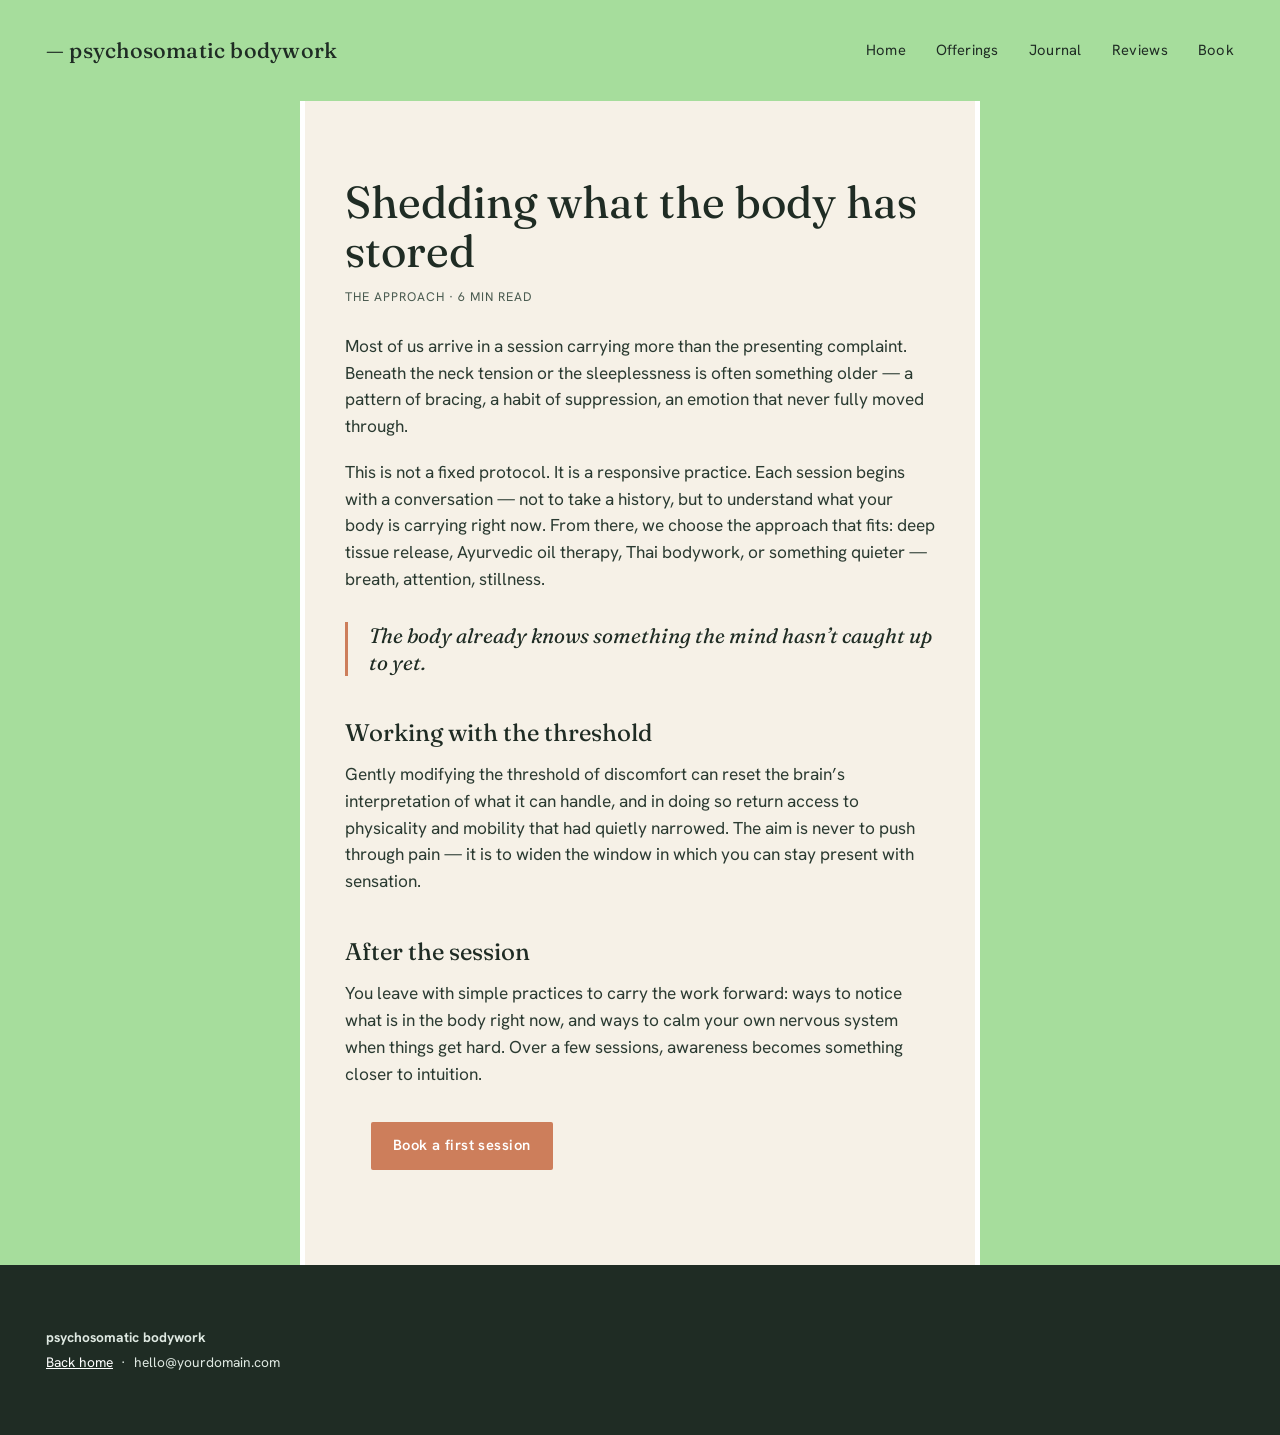
<file: article.html>
<!DOCTYPE html>
<html lang="en">
<head>
<meta charset="utf-8">
<meta name="viewport" content="width=device-width, initial-scale=1">
<title>Shedding what the body has stored — Journal</title>
<link rel="preconnect" href="https://fonts.googleapis.com">
<link rel="preconnect" href="https://fonts.gstatic.com" crossorigin>
<link href="https://fonts.googleapis.com/css2?family=Fraunces:ital,opsz,wght@0,9..144,300..600;1,9..144,300..500&family=Hanken+Grotesk:wght@400;500;600&display=swap" rel="stylesheet">
<link rel="stylesheet" href="assets/grid.css">
</head>
<body>

<header class="site-head">
  <div class="brand">— psychosomatic bodywork</div>
  <nav class="nav">
    <a href="index.html">Home</a>
    <a href="offerings.html">Offerings</a>
    <a href="article.html">Journal</a>
    <a href="reviews.html">Reviews</a>
    <a href="booking.html">Book</a>
  </nav>
</header>

<!-- The reading layout: comfortable text column, framed by the same lines.
     Long articles live here; the square grid stays for cards & galleries. -->
<article class="reading">
  <h1>Shedding what the body has stored</h1>
  <div class="meta">The Approach · 6 min read</div>

  <p>Most of us arrive in a session carrying more than the presenting complaint. Beneath
    the neck tension or the sleeplessness is often something older — a pattern of bracing,
    a habit of suppression, an emotion that never fully moved through.</p>

  <p>This is not a fixed protocol. It is a responsive practice. Each session begins with a
    conversation — not to take a history, but to understand what your body is carrying right
    now. From there, we choose the approach that fits: deep tissue release, Ayurvedic oil
    therapy, Thai bodywork, or something quieter — breath, attention, stillness.</p>

  <blockquote>The body already knows something the mind hasn&rsquo;t caught up to yet.</blockquote>

  <h2>Working with the threshold</h2>
  <p>Gently modifying the threshold of discomfort can reset the brain&rsquo;s interpretation
    of what it can handle, and in doing so return access to physicality and mobility that had
    quietly narrowed. The aim is never to push through pain — it is to widen the window in
    which you can stay present with sensation.</p>

  <h2>After the session</h2>
  <p>You leave with simple practices to carry the work forward: ways to notice what is in the
    body right now, and ways to calm your own nervous system when things get hard. Over a few
    sessions, awareness becomes something closer to intuition.</p>

  <p style="margin-top:2em">
    <a class="btn" href="booking.html">Book a first session</a>
  </p>
</article>

<footer class="site-foot">
  <strong>psychosomatic bodywork</strong><br>
  <a href="index.html">Back home</a> &nbsp;·&nbsp; hello@yourdomain.com
</footer>

</body>
</html>
</file>
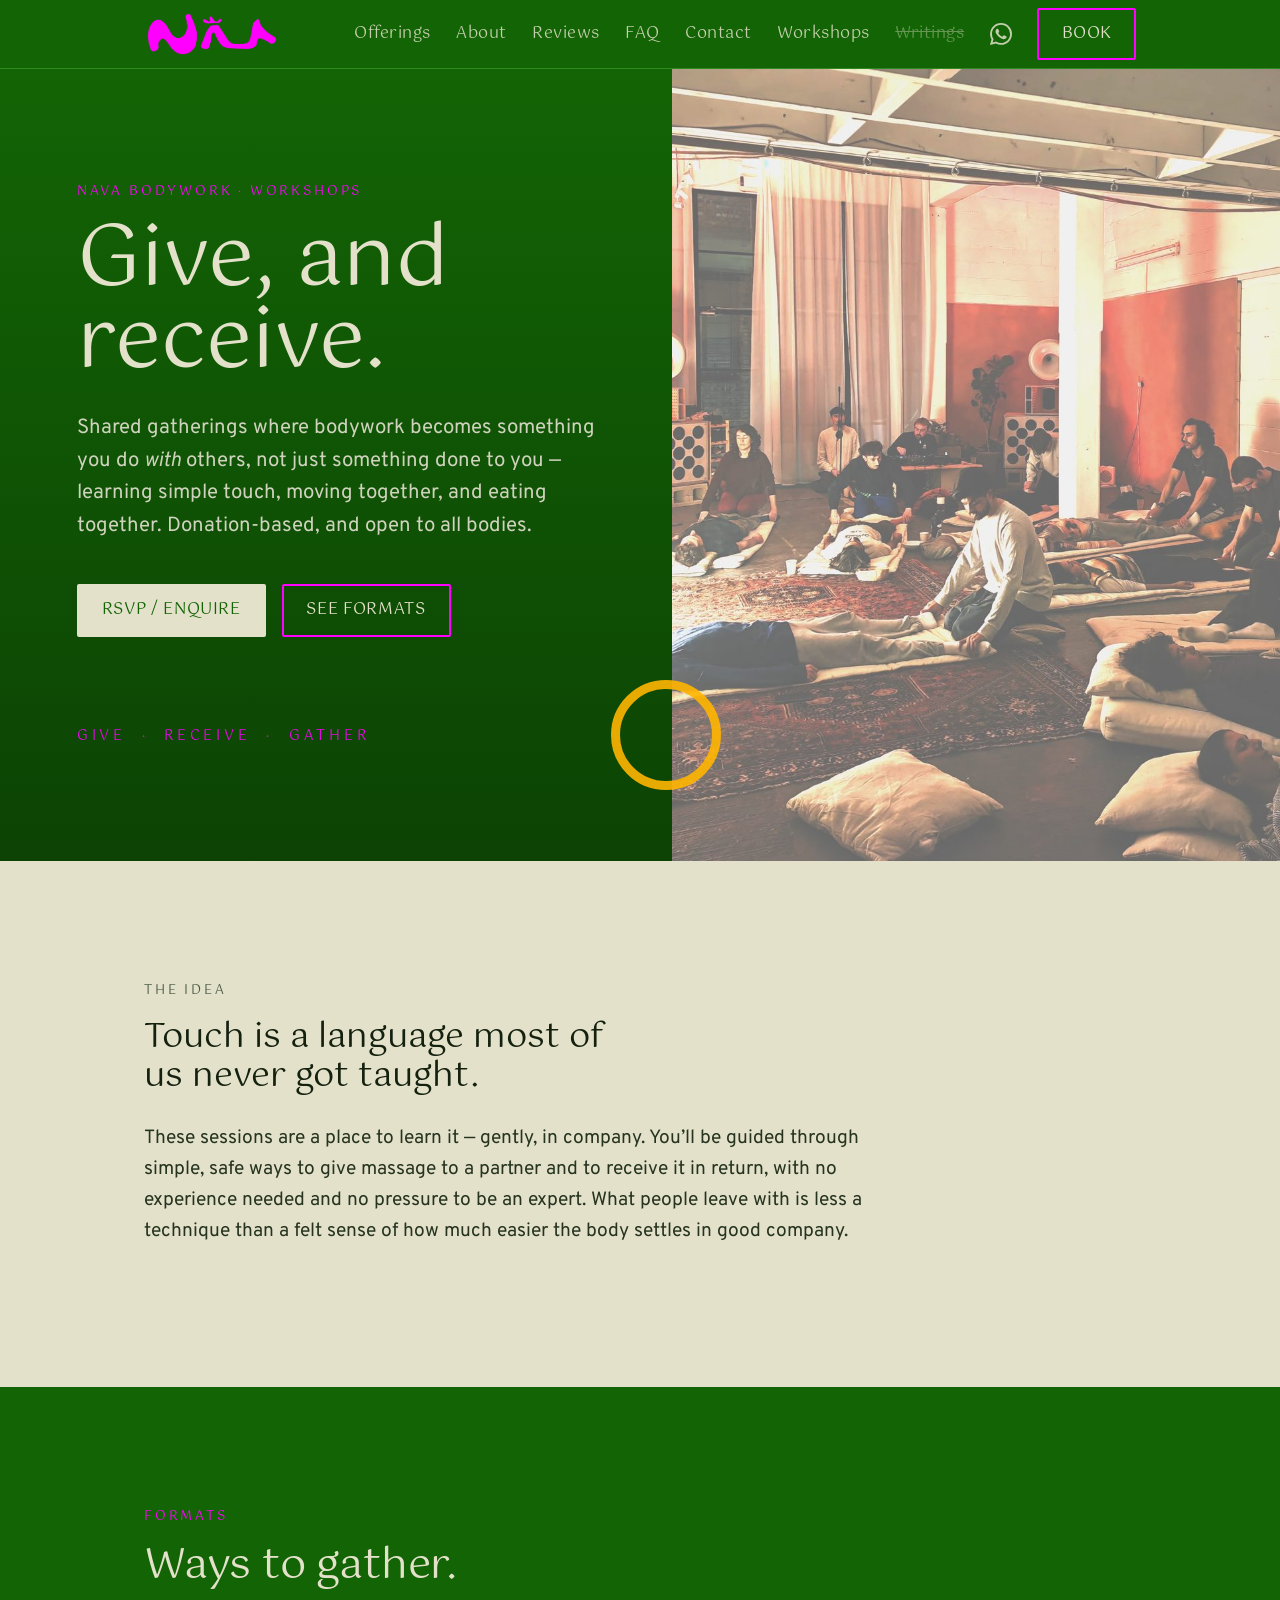
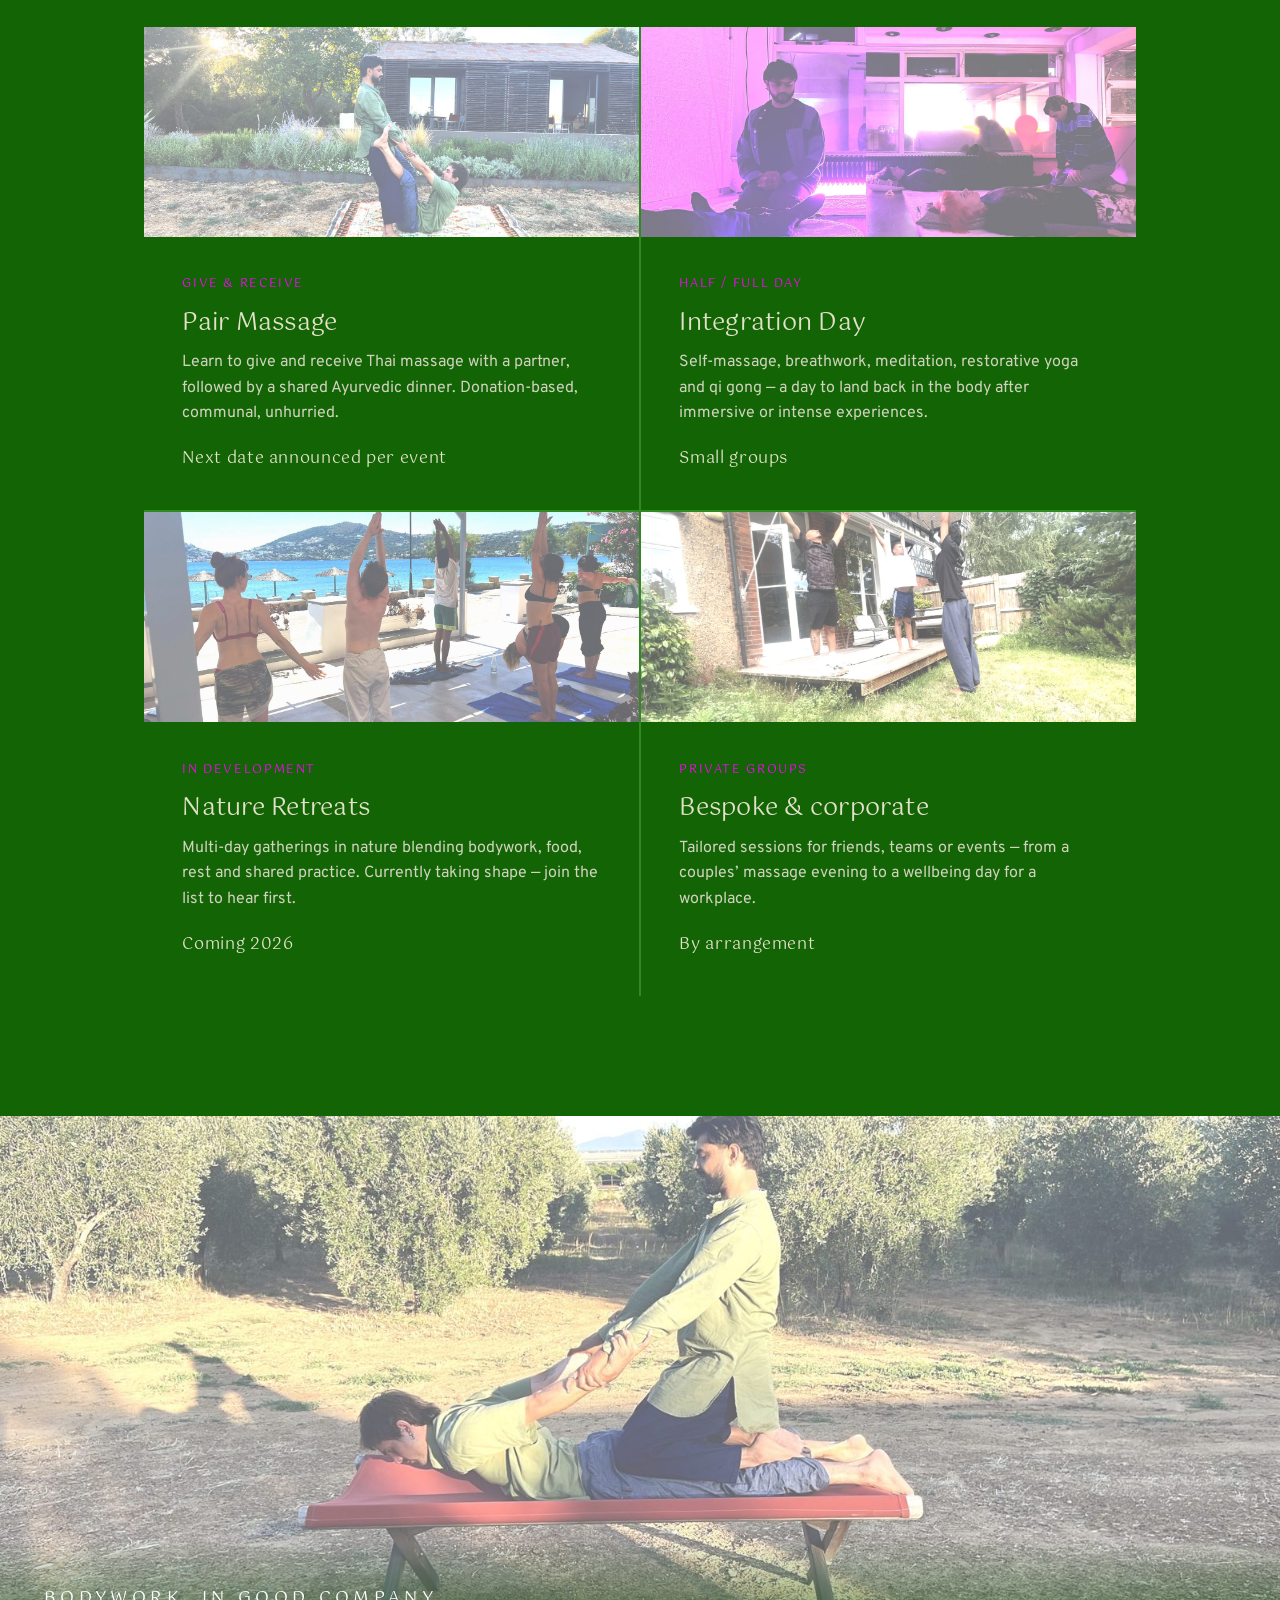
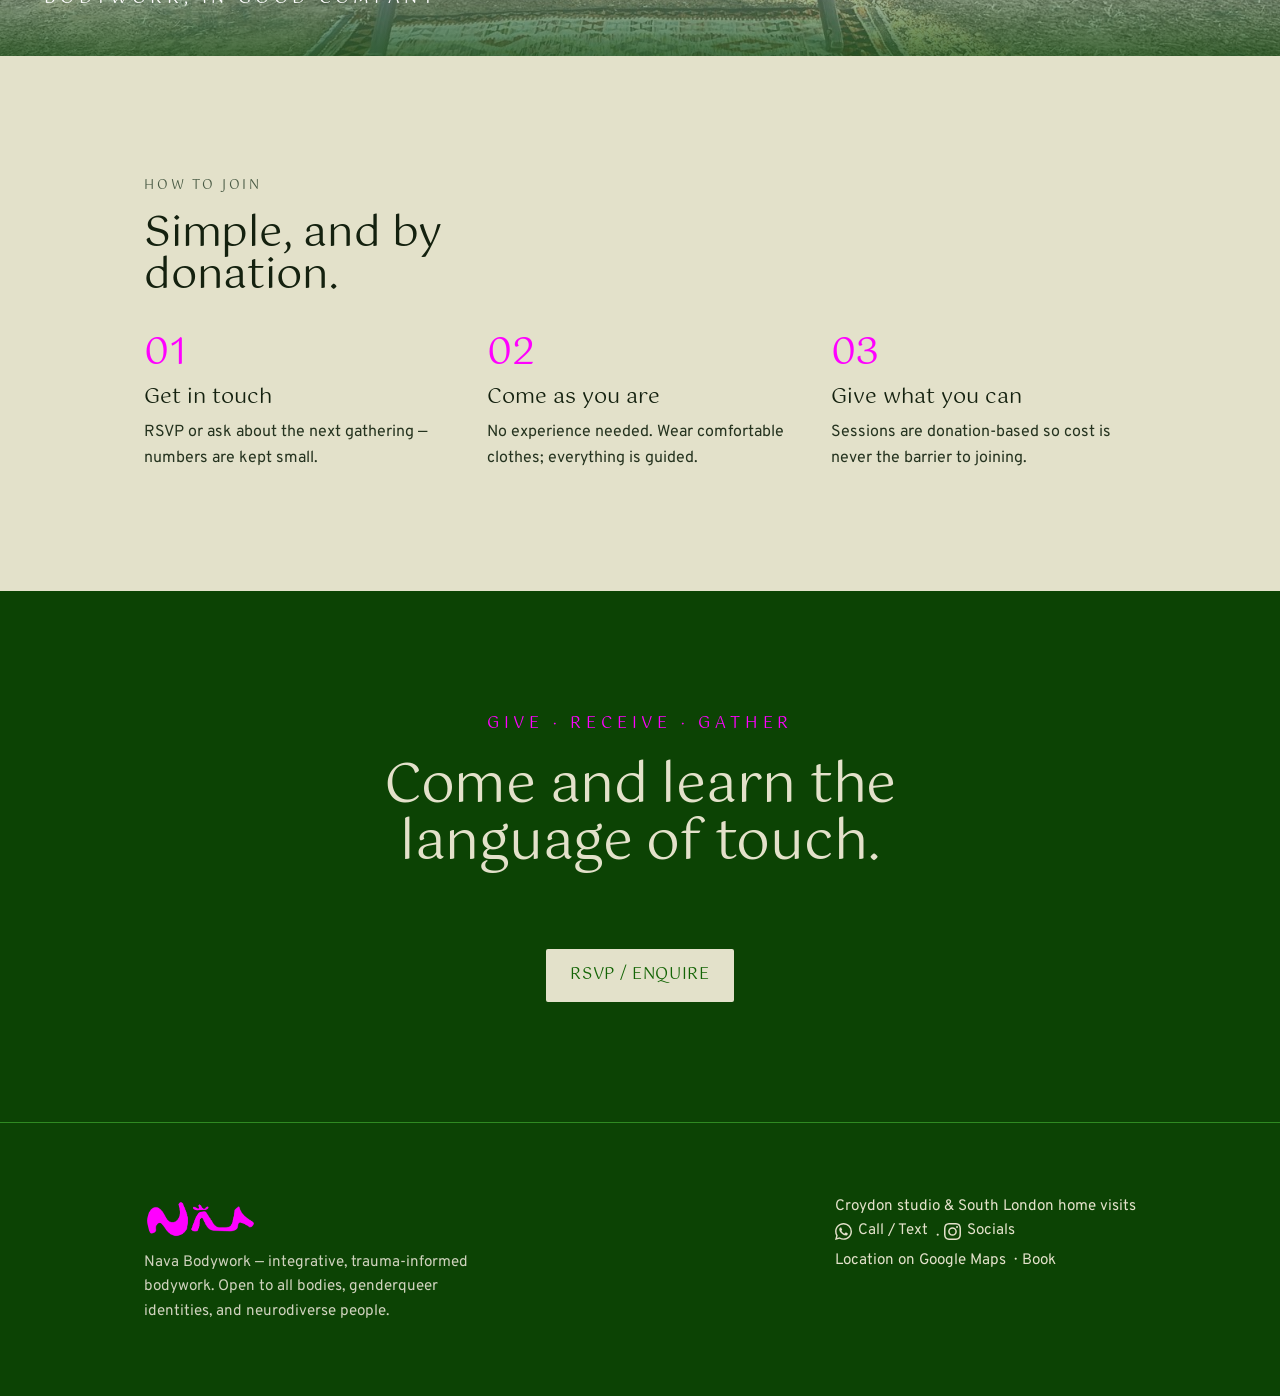
<file: workshops.html>
<!DOCTYPE html>
<html lang="en">
<head>
<meta charset="utf-8">
<meta name="viewport" content="width=device-width, initial-scale=1">
<title>Workshops — Nava Bodywork</title>
<meta name="description" content="Shared, donation-based bodywork gatherings with Nava Bodywork — give and receive Thai massage, integration days, and nature retreats.">
<link rel="preconnect" href="https://fonts.googleapis.com">
<link rel="preconnect" href="https://fonts.gstatic.com" crossorigin>
<link href="https://fonts.googleapis.com/css2?family=Gotu&family=Overpass:wght@400;500;600;700&display=swap" rel="stylesheet">
<link rel="stylesheet" href="assets/site.css">
</head>
<body>

<header class="site-head">
  <div class="wrap">
    <a href="index.html" class="brand"><img src="assets/img/nava-logo.png" alt="Nava Bodywork"></a>
    <nav class="nav">
      <a class="nav-link" href="index.html#offerings">Offerings</a>
      <a class="nav-link" href="index.html#about">About</a>
      <a class="nav-link" href="index.html#reviews">Reviews</a>
      <a class="nav-link" href="index.html#faq">FAQ</a>
      <a class="nav-link" href="index.html#contact">Contact</a>
      <a href="workshops.html">Workshops</a>
      <span class="nav-off" aria-disabled="true">Writings</span>
      <a class="wa" href="https://wa.me/447964112467" target="_blank" rel="noopener" aria-label="Message on WhatsApp"><svg viewBox="0 0 24 24" xmlns="http://www.w3.org/2000/svg" aria-hidden="true"><path d="M17.472 14.382c-.297-.149-1.758-.867-2.03-.967-.273-.099-.471-.148-.67.15-.197.297-.767.966-.94 1.164-.173.199-.347.223-.644.075-.297-.15-1.255-.463-2.39-1.475-.883-.788-1.48-1.761-1.653-2.059-.173-.297-.018-.458.13-.606.134-.133.298-.347.446-.52.149-.174.198-.298.298-.497.099-.198.05-.371-.025-.52-.075-.149-.669-1.612-.916-2.207-.242-.579-.487-.5-.669-.51-.173-.008-.371-.01-.57-.01-.198 0-.52.074-.792.372-.272.297-1.04 1.016-1.04 2.479 0 1.462 1.065 2.875 1.213 3.074.149.198 2.096 3.2 5.077 4.487.709.306 1.262.489 1.694.625.712.227 1.36.195 1.871.118.571-.085 1.758-.719 2.006-1.413.248-.694.248-1.289.173-1.413-.074-.124-.272-.198-.57-.347m-5.421 7.403h-.004a9.87 9.87 0 01-5.031-1.378l-.361-.214-3.741.982.998-3.648-.235-.374a9.86 9.86 0 01-1.51-5.26c.001-5.45 4.436-9.884 9.888-9.884 2.64 0 5.122 1.03 6.988 2.898a9.825 9.825 0 012.893 6.994c-.003 5.45-4.437 9.885-9.885 9.885M20.52 3.449C18.24 1.245 15.24 0 12.045 0 5.463 0 .104 5.334.101 11.892c0 2.096.549 4.14 1.595 5.945L0 24l6.335-1.652a12.062 12.062 0 005.71 1.447h.006c6.585 0 11.946-5.335 11.949-11.893a11.821 11.821 0 00-3.495-8.411z"/></svg></a>
      <a class="btn book" href="https://www.fresha.com/en-GB/p/samar-khan-6476476?share=true&amp;pId=3017399" target="_blank" rel="noopener">Book</a>
    </nav>
  </div>
</header>

<main id="top">

  <!-- HERO -->
  <section class="hero">
    <div class="hero-grid">
      <div class="hero-copy">
        <div class="eyebrow">Nava Bodywork · Workshops</div>
        <h1>Give, and receive.</h1>
        <p class="sub">Shared gatherings where bodywork becomes something you do <em>with</em> others,
          not just something done to you — learning simple touch, moving together, and eating together.
          Donation-based, and open to all bodies.</p>
        <div class="cta-row">
          <a class="btn btn--solid" href="https://wa.me/447964112467?text=Hi%20Samar%2C%20I%27d%20like%20to%20RSVP%20for%20a%20workshop" target="_blank" rel="noopener">RSVP / enquire</a>
          <a class="btn" href="#formats">See formats</a>
        </div>
        <div class="words">give &nbsp;·&nbsp; receive &nbsp;·&nbsp; gather</div>
      </div>
      <div class="hero-photo">
        <img src="assets/img/ws-pair-group.jpg" alt="A group giving and receiving Thai massage together">
      </div>
    </div>
    <span class="ring" aria-hidden="true"></span>
  </section>

  <!-- INTRO -->
  <section class="on-cream">
    <div class="wrap prose">
      <div class="eyebrow">The idea</div>
      <p class="lead">Touch is a language most of us never got taught.</p>
      <p>These sessions are a place to learn it — gently, in company. You&rsquo;ll be guided through
        simple, safe ways to give massage to a partner and to receive it in return, with no
        experience needed and no pressure to be an expert. What people leave with is less a technique
        than a felt sense of how much easier the body settles in good company.</p>
    </div>
  </section>

  <!-- FORMATS -->
  <section id="formats">
    <div class="wrap">
      <div class="eyebrow">Formats</div>
      <h2 class="h-display" style="font-size:clamp(1.8rem,3.4vw,2.6rem);max-width:20ch">
        Ways to gather.</h2>
      <div class="offer-grid">
        <div class="offer offer--photo">
          <img class="offer__img" src="assets/img/thai-fold.jpg" alt="Partner Thai bodywork outdoors">
          <div class="offer__body">
            <div class="kind">Give &amp; receive</div>
            <h3>Pair Massage</h3>
            <p>Learn to give and receive Thai massage with a partner, followed by a shared Ayurvedic
              dinner. Donation-based, communal, unhurried.</p>
            <div class="price">Next date announced per event</div>
          </div>
        </div>
        <div class="offer offer--photo">
          <img class="offer__img" src="assets/img/ws-integration.jpg" alt="A group resting during an integration session">
          <div class="offer__body">
            <div class="kind">Half / full day</div>
            <h3>Integration Day</h3>
            <p>Self-massage, breathwork, meditation, restorative yoga and qi gong — a day to land back
              in the body after immersive or intense experiences.</p>
            <div class="price">Small groups</div>
          </div>
        </div>
        <div class="offer offer--photo">
          <img class="offer__img" src="assets/img/ws-retreat.jpg" alt="Group yoga by the sea on a retreat">
          <div class="offer__body">
            <div class="kind">In development</div>
            <h3>Nature Retreats</h3>
            <p>Multi-day gatherings in nature blending bodywork, food, rest and shared practice.
              Currently taking shape — join the list to hear first.</p>
            <div class="price">Coming 2026</div>
          </div>
        </div>
        <div class="offer offer--photo">
          <img class="offer__img" src="assets/img/ws-bespoke.jpg" alt="Movement practice outdoors in a garden">
          <div class="offer__body">
            <div class="kind">Private groups</div>
            <h3>Bespoke &amp; corporate</h3>
            <p>Tailored sessions for friends, teams or events — from a couples&rsquo; massage evening
              to a wellbeing day for a workplace.</p>
            <div class="price">By arrangement</div>
          </div>
        </div>
      </div>
    </div>
  </section>

  <!-- FEATURE IMAGE -->
  <section class="feature-img" style="padding:0">
    <img src="assets/img/thai-stretch.jpg" alt="Thai back stretch outdoors in an olive grove">
    <div class="feature-cap">bodywork, in good company</div>
  </section>

  <!-- HOW TO JOIN -->
  <section class="on-cream">
    <div class="wrap">
      <div class="eyebrow">How to join</div>
      <h2 class="h-display" style="font-size:clamp(1.8rem,3.4vw,2.6rem);max-width:16ch;color:var(--ink)">
        Simple, and by donation.</h2>
      <div class="steps" style="margin-top:2.2em">
        <div class="step">
          <div class="num" style="color:var(--magenta)"></div>
          <h3 style="color:var(--ink)">Get in touch</h3>
          <p style="color:#25331f">RSVP or ask about the next gathering — numbers are kept small.</p>
        </div>
        <div class="step">
          <div class="num" style="color:var(--magenta)"></div>
          <h3 style="color:var(--ink)">Come as you are</h3>
          <p style="color:#25331f">No experience needed. Wear comfortable clothes; everything is guided.</p>
        </div>
        <div class="step">
          <div class="num" style="color:var(--magenta)"></div>
          <h3 style="color:var(--ink)">Give what you can</h3>
          <p style="color:#25331f">Sessions are donation-based so cost is never the barrier to joining.</p>
        </div>
      </div>
    </div>
  </section>

  <!-- CLOSING -->
  <section class="on-deep closing">
    <div class="wrap">
      <div class="words">give · receive · gather</div>
      <h2 class="h-display">Come and learn the language of touch.</h2>
      <a class="btn btn--solid" href="https://wa.me/447964112467?text=Hi%20Samar%2C%20I%27d%20like%20to%20RSVP%20for%20a%20workshop" target="_blank" rel="noopener">RSVP / enquire</a>
    </div>
  </section>

</main>

<footer class="site-foot">
  <div class="wrap">
    <div>
      <div class="brand"><img src="assets/img/nava-logo.png" alt="Nava Bodywork"></div>
      <div class="incl">Nava Bodywork — integrative, trauma-informed bodywork.
        Open to all bodies, genderqueer identities, and neurodiverse people.</div>
    </div>
    <div>
      Croydon studio &amp; South London home visits<br>
      <a class="wa-foot" href="https://wa.me/447964112467" target="_blank" rel="noopener"><svg viewBox="0 0 24 24" xmlns="http://www.w3.org/2000/svg" aria-hidden="true"><path d="M17.472 14.382c-.297-.149-1.758-.867-2.03-.967-.273-.099-.471-.148-.67.15-.197.297-.767.966-.94 1.164-.173.199-.347.223-.644.075-.297-.15-1.255-.463-2.39-1.475-.883-.788-1.48-1.761-1.653-2.059-.173-.297-.018-.458.13-.606.134-.133.298-.347.446-.52.149-.174.198-.298.298-.497.099-.198.05-.371-.025-.52-.075-.149-.669-1.612-.916-2.207-.242-.579-.487-.5-.669-.51-.173-.008-.371-.01-.57-.01-.198 0-.52.074-.792.372-.272.297-1.04 1.016-1.04 2.479 0 1.462 1.065 2.875 1.213 3.074.149.198 2.096 3.2 5.077 4.487.709.306 1.262.489 1.694.625.712.227 1.36.195 1.871.118.571-.085 1.758-.719 2.006-1.413.248-.694.248-1.289.173-1.413-.074-.124-.272-.198-.57-.347m-5.421 7.403h-.004a9.87 9.87 0 01-5.031-1.378l-.361-.214-3.741.982.998-3.648-.235-.374a9.86 9.86 0 01-1.51-5.26c.001-5.45 4.436-9.884 9.888-9.884 2.64 0 5.122 1.03 6.988 2.898a9.825 9.825 0 012.893 6.994c-.003 5.45-4.437 9.885-9.885 9.885M20.52 3.449C18.24 1.245 15.24 0 12.045 0 5.463 0 .104 5.334.101 11.892c0 2.096.549 4.14 1.595 5.945L0 24l6.335-1.652a12.062 12.062 0 005.71 1.447h.006c6.585 0 11.946-5.335 11.949-11.893a11.821 11.821 0 00-3.495-8.411z"/></svg>Call / Text</a> &nbsp;·&nbsp;
      <a class="wa-foot" href="https://www.instagram.com/nava.body" target="_blank" rel="noopener"><svg viewBox="0 0 24 24" xmlns="http://www.w3.org/2000/svg" aria-hidden="true"><path d="M12 2.163c3.204 0 3.584.012 4.85.07 3.252.148 4.771 1.691 4.919 4.919.058 1.265.069 1.645.069 4.849 0 3.205-.012 3.584-.069 4.849-.149 3.225-1.664 4.771-4.919 4.919-1.266.058-1.644.07-4.85.07-3.204 0-3.584-.012-4.849-.07-3.26-.149-4.771-1.699-4.919-4.92-.058-1.265-.07-1.644-.07-4.849 0-3.204.013-3.583.07-4.849.149-3.227 1.664-4.771 4.919-4.919 1.266-.057 1.645-.069 4.849-.069zM12 0C8.741 0 8.333.014 7.053.072 2.695.272.273 2.69.073 7.052.014 8.333 0 8.741 0 12c0 3.259.014 3.668.072 4.948.2 4.358 2.618 6.78 6.98 6.98C8.333 23.986 8.741 24 12 24c3.259 0 3.668-.014 4.948-.072 4.354-.2 6.782-2.618 6.979-6.98.059-1.28.073-1.689.073-4.948 0-3.259-.014-3.667-.072-4.947-.196-4.354-2.617-6.78-6.979-6.98C15.668.014 15.259 0 12 0zm0 5.838a6.162 6.162 0 100 12.324 6.162 6.162 0 000-12.324zM12 16a4 4 0 110-8 4 4 0 010 8zm6.406-11.845a1.44 1.44 0 100 2.881 1.44 1.44 0 000-2.881z"/></svg>Socials</a><br>
      <a href="https://maps.app.goo.gl/F4jad8QGrZNht3kh9" target="_blank" rel="noopener">Location on Google Maps</a> &nbsp;·&nbsp;
      <a href="https://www.fresha.com/en-GB/p/samar-khan-6476476?share=true&amp;pId=3017399" target="_blank" rel="noopener">Book</a>
    </div>
  </div>
</footer>

</body>
</html>
</file>
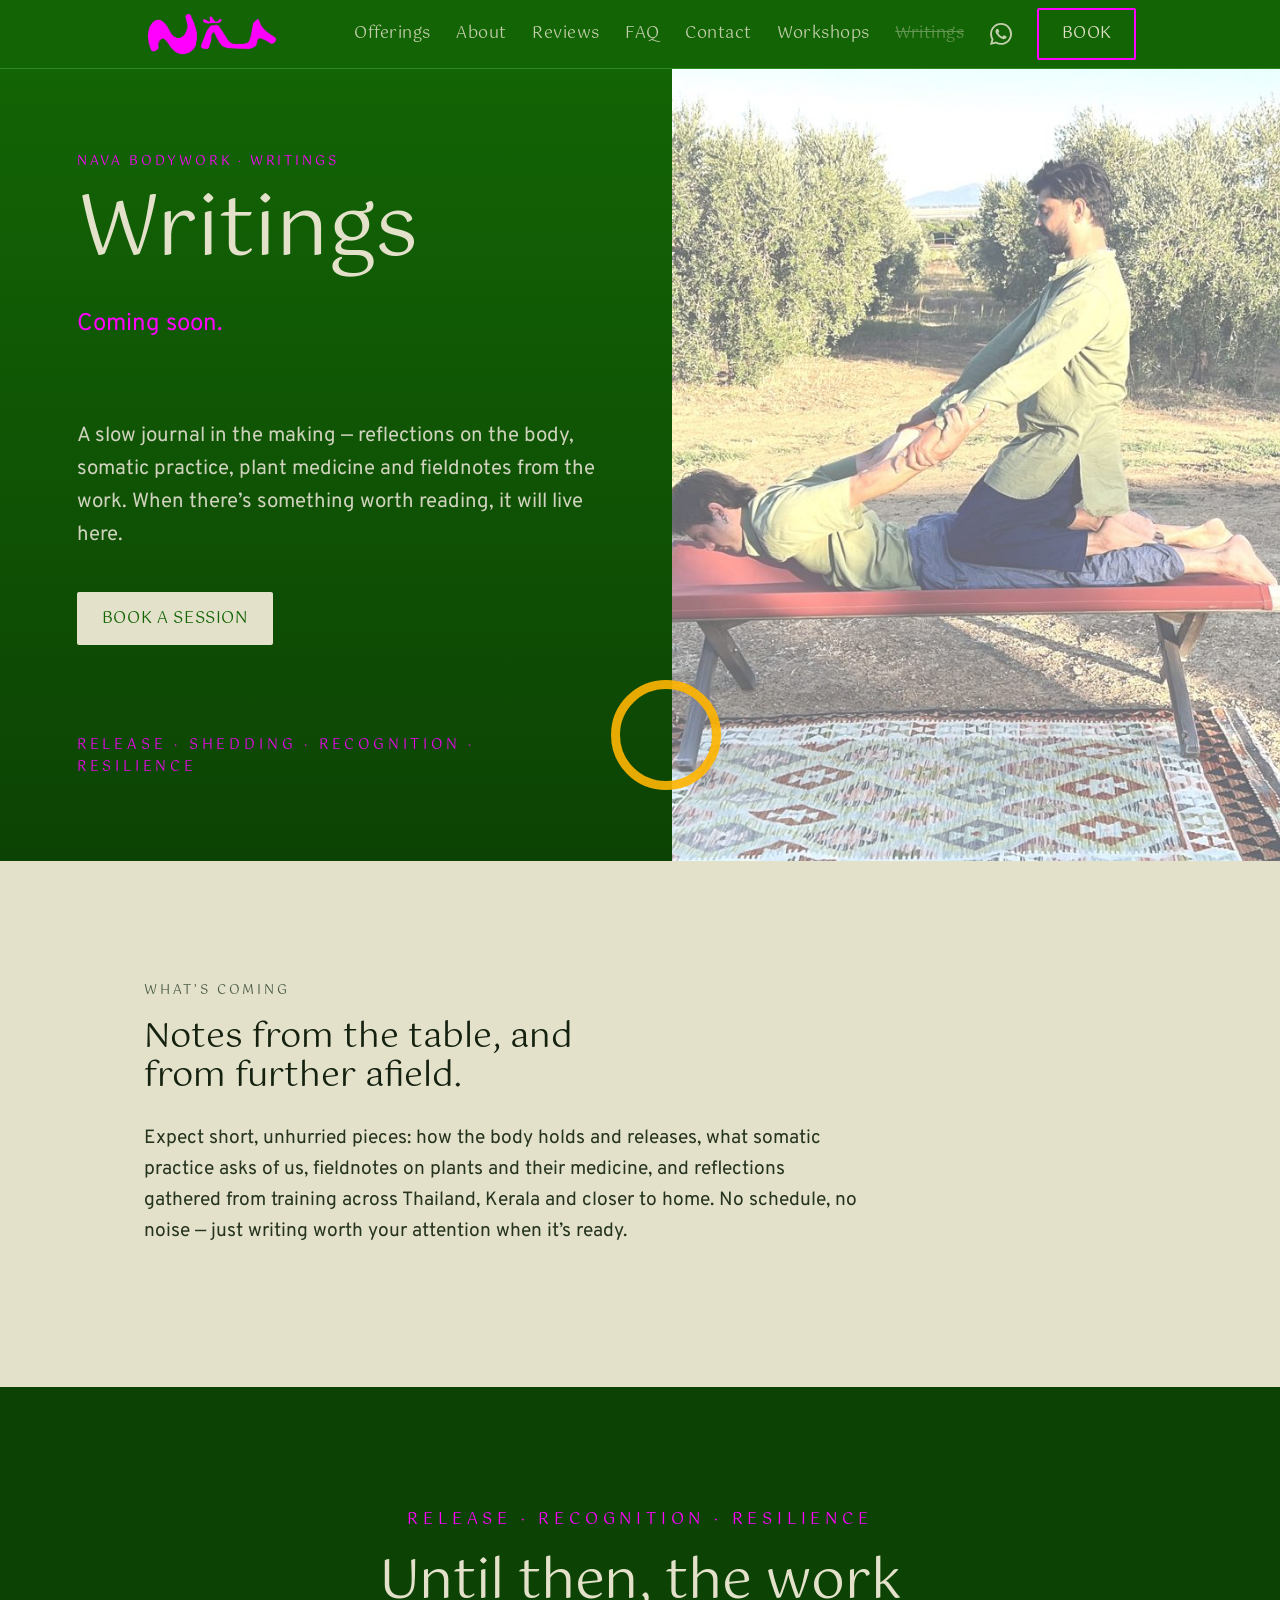
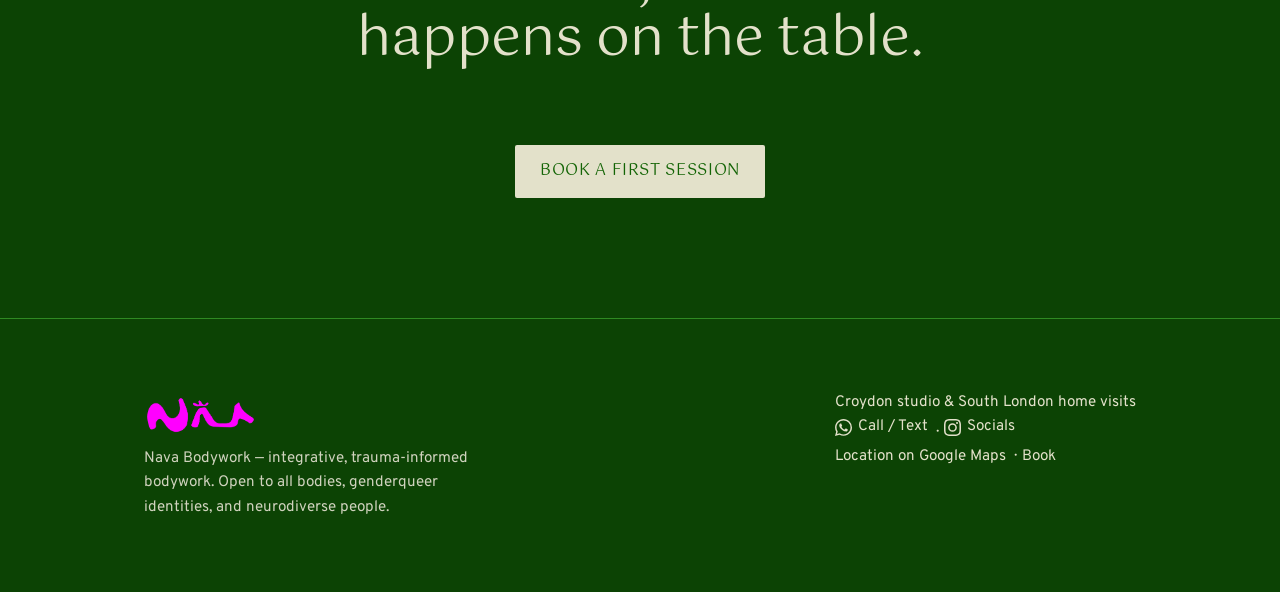
<file: writings.html>
<!DOCTYPE html>
<html lang="en">
<head>
<meta charset="utf-8">
<meta name="viewport" content="width=device-width, initial-scale=1">
<title>Writings — Nava Bodywork</title>
<meta name="description" content="Writings from Nava Bodywork — reflections on the body, somatic practice and plant medicine. Coming soon.">
<link rel="preconnect" href="https://fonts.googleapis.com">
<link rel="preconnect" href="https://fonts.gstatic.com" crossorigin>
<link href="https://fonts.googleapis.com/css2?family=Gotu&family=Overpass:wght@400;500;600;700&display=swap" rel="stylesheet">
<link rel="stylesheet" href="assets/site.css">
</head>
<body>

<header class="site-head">
  <div class="wrap">
    <a href="index.html" class="brand"><img src="assets/img/nava-logo.png" alt="Nava Bodywork"></a>
    <nav class="nav">
      <a class="nav-link" href="index.html#offerings">Offerings</a>
      <a class="nav-link" href="index.html#about">About</a>
      <a class="nav-link" href="index.html#reviews">Reviews</a>
      <a class="nav-link" href="index.html#faq">FAQ</a>
      <a class="nav-link" href="index.html#contact">Contact</a>
      <a href="workshops.html">Workshops</a>
      <span class="nav-off" aria-disabled="true">Writings</span>
      <a class="wa" href="https://wa.me/447964112467" target="_blank" rel="noopener" aria-label="Message on WhatsApp"><svg viewBox="0 0 24 24" xmlns="http://www.w3.org/2000/svg" aria-hidden="true"><path d="M17.472 14.382c-.297-.149-1.758-.867-2.03-.967-.273-.099-.471-.148-.67.15-.197.297-.767.966-.94 1.164-.173.199-.347.223-.644.075-.297-.15-1.255-.463-2.39-1.475-.883-.788-1.48-1.761-1.653-2.059-.173-.297-.018-.458.13-.606.134-.133.298-.347.446-.52.149-.174.198-.298.298-.497.099-.198.05-.371-.025-.52-.075-.149-.669-1.612-.916-2.207-.242-.579-.487-.5-.669-.51-.173-.008-.371-.01-.57-.01-.198 0-.52.074-.792.372-.272.297-1.04 1.016-1.04 2.479 0 1.462 1.065 2.875 1.213 3.074.149.198 2.096 3.2 5.077 4.487.709.306 1.262.489 1.694.625.712.227 1.36.195 1.871.118.571-.085 1.758-.719 2.006-1.413.248-.694.248-1.289.173-1.413-.074-.124-.272-.198-.57-.347m-5.421 7.403h-.004a9.87 9.87 0 01-5.031-1.378l-.361-.214-3.741.982.998-3.648-.235-.374a9.86 9.86 0 01-1.51-5.26c.001-5.45 4.436-9.884 9.888-9.884 2.64 0 5.122 1.03 6.988 2.898a9.825 9.825 0 012.893 6.994c-.003 5.45-4.437 9.885-9.885 9.885M20.52 3.449C18.24 1.245 15.24 0 12.045 0 5.463 0 .104 5.334.101 11.892c0 2.096.549 4.14 1.595 5.945L0 24l6.335-1.652a12.062 12.062 0 005.71 1.447h.006c6.585 0 11.946-5.335 11.949-11.893a11.821 11.821 0 00-3.495-8.411z"/></svg></a>
      <a class="btn book" href="https://www.fresha.com/en-GB/p/samar-khan-6476476?share=true&amp;pId=3017399" target="_blank" rel="noopener">Book</a>
    </nav>
  </div>
</header>

<main id="top">
  <!-- HERO (same split format as the home page) -->
  <section class="hero">
    <div class="hero-grid">
      <div class="hero-copy">
        <div class="eyebrow">Nava Bodywork · Writings</div>
        <h1>Writings</h1>
        <p class="sub" style="font-size:clamp(1.15rem,2vw,1.5rem);color:var(--magenta)">Coming soon.</p>
        <p class="sub">A slow journal in the making — reflections on the body, somatic practice,
          plant medicine and fieldnotes from the work. When there&rsquo;s something worth reading,
          it will live here.</p>
        <div class="cta-row">
          <a class="btn btn--solid" href="https://www.fresha.com/en-GB/p/samar-khan-6476476?share=true&amp;pId=3017399" target="_blank" rel="noopener">Book a session</a>
        </div>
        <div class="words">release · shedding · recognition · resilience</div>
      </div>
      <div class="hero-photo">
        <img src="assets/img/thai-stretch.jpg" alt="Bodywork outdoors in an olive grove">
      </div>
    </div>
    <span class="ring" aria-hidden="true"></span>
  </section>

  <!-- WHAT'S COMING (cream prose, home style) -->
  <section class="on-cream">
    <div class="wrap prose">
      <div class="eyebrow">What&rsquo;s coming</div>
      <p class="lead">Notes from the table, and from further afield.</p>
      <p>Expect short, unhurried pieces: how the body holds and releases, what somatic practice
        asks of us, fieldnotes on plants and their medicine, and reflections gathered from training
        across Thailand, Kerala and closer to home. No schedule, no noise — just writing worth your
        attention when it&rsquo;s ready.</p>
    </div>
  </section>

  <!-- CLOSING (home style) -->
  <section class="on-deep closing">
    <div class="wrap">
      <div class="words">release · recognition · resilience</div>
      <h2 class="h-display">Until then, the work happens on the table.</h2>
      <a class="btn btn--solid" href="https://www.fresha.com/en-GB/p/samar-khan-6476476?share=true&amp;pId=3017399" target="_blank" rel="noopener">Book a first session</a>
    </div>
  </section>
</main>

<footer class="site-foot">
  <div class="wrap">
    <div>
      <div class="brand"><img src="assets/img/nava-logo.png" alt="Nava Bodywork"></div>
      <div class="incl">Nava Bodywork — integrative, trauma-informed bodywork.
        Open to all bodies, genderqueer identities, and neurodiverse people.</div>
    </div>
    <div>
      Croydon studio &amp; South London home visits<br>
      <a class="wa-foot" href="https://wa.me/447964112467" target="_blank" rel="noopener"><svg viewBox="0 0 24 24" xmlns="http://www.w3.org/2000/svg" aria-hidden="true"><path d="M17.472 14.382c-.297-.149-1.758-.867-2.03-.967-.273-.099-.471-.148-.67.15-.197.297-.767.966-.94 1.164-.173.199-.347.223-.644.075-.297-.15-1.255-.463-2.39-1.475-.883-.788-1.48-1.761-1.653-2.059-.173-.297-.018-.458.13-.606.134-.133.298-.347.446-.52.149-.174.198-.298.298-.497.099-.198.05-.371-.025-.52-.075-.149-.669-1.612-.916-2.207-.242-.579-.487-.5-.669-.51-.173-.008-.371-.01-.57-.01-.198 0-.52.074-.792.372-.272.297-1.04 1.016-1.04 2.479 0 1.462 1.065 2.875 1.213 3.074.149.198 2.096 3.2 5.077 4.487.709.306 1.262.489 1.694.625.712.227 1.36.195 1.871.118.571-.085 1.758-.719 2.006-1.413.248-.694.248-1.289.173-1.413-.074-.124-.272-.198-.57-.347m-5.421 7.403h-.004a9.87 9.87 0 01-5.031-1.378l-.361-.214-3.741.982.998-3.648-.235-.374a9.86 9.86 0 01-1.51-5.26c.001-5.45 4.436-9.884 9.888-9.884 2.64 0 5.122 1.03 6.988 2.898a9.825 9.825 0 012.893 6.994c-.003 5.45-4.437 9.885-9.885 9.885M20.52 3.449C18.24 1.245 15.24 0 12.045 0 5.463 0 .104 5.334.101 11.892c0 2.096.549 4.14 1.595 5.945L0 24l6.335-1.652a12.062 12.062 0 005.71 1.447h.006c6.585 0 11.946-5.335 11.949-11.893a11.821 11.821 0 00-3.495-8.411z"/></svg>Call / Text</a> &nbsp;·&nbsp;
      <a class="wa-foot" href="https://www.instagram.com/nava.body" target="_blank" rel="noopener"><svg viewBox="0 0 24 24" xmlns="http://www.w3.org/2000/svg" aria-hidden="true"><path d="M12 2.163c3.204 0 3.584.012 4.85.07 3.252.148 4.771 1.691 4.919 4.919.058 1.265.069 1.645.069 4.849 0 3.205-.012 3.584-.069 4.849-.149 3.225-1.664 4.771-4.919 4.919-1.266.058-1.644.07-4.85.07-3.204 0-3.584-.012-4.849-.07-3.26-.149-4.771-1.699-4.919-4.92-.058-1.265-.07-1.644-.07-4.849 0-3.204.013-3.583.07-4.849.149-3.227 1.664-4.771 4.919-4.919 1.266-.057 1.645-.069 4.849-.069zM12 0C8.741 0 8.333.014 7.053.072 2.695.272.273 2.69.073 7.052.014 8.333 0 8.741 0 12c0 3.259.014 3.668.072 4.948.2 4.358 2.618 6.78 6.98 6.98C8.333 23.986 8.741 24 12 24c3.259 0 3.668-.014 4.948-.072 4.354-.2 6.782-2.618 6.979-6.98.059-1.28.073-1.689.073-4.948 0-3.259-.014-3.667-.072-4.947-.196-4.354-2.617-6.78-6.979-6.98C15.668.014 15.259 0 12 0zm0 5.838a6.162 6.162 0 100 12.324 6.162 6.162 0 000-12.324zM12 16a4 4 0 110-8 4 4 0 010 8zm6.406-11.845a1.44 1.44 0 100 2.881 1.44 1.44 0 000-2.881z"/></svg>Socials</a><br>
      <a href="https://maps.app.goo.gl/F4jad8QGrZNht3kh9" target="_blank" rel="noopener">Location on Google Maps</a> &nbsp;·&nbsp;
      <a href="https://www.fresha.com/en-GB/p/samar-khan-6476476?share=true&amp;pId=3017399" target="_blank" rel="noopener">Book</a>
    </div>
  </div>
</footer>

</body>
</html>
</file>
<file: assets/grid.css>
/* =====================================================================
   SQUARE-GRID SYSTEM  ·  grid.css
   ---------------------------------------------------------------------
   A lattice of square cells. Lines are drawn PER EDGE so any side of any
   box can be switched on or off independently. Everything visual is
   controlled by the CSS variables in :root — change them in one place.

   QUICK START
   -----------
   <div class="grid">
     <div class="cell"            data-edges="t r b l">…</div>  one square
     <div class="cell"            data-span="2x2" data-edges="t r b l">…</div>  big square
     <div class="cell cell--image" data-span="2x1" data-edges="b">
        <div class="cell__media"><img src="…" alt="…"></div>
     </div>
   </div>

   data-edges : which sides get a line. any of  t  r  b  l  (space separated)
                e.g. data-edges="t l"  → only top + left line
                omit the attribute       → no lines on that cell
   data-span  : "COLSxROWS" footprint.  "1x1" default, "2x2", "2x1", "1x2"…

   grid.js turns data-edges into line elements and keeps the rows square.
   ===================================================================== */

:root{
  /* ---- THE FIVE LEVERS YOU'LL TOUCH MOST ---- */
  --cols:        4;          /* squares per row                          */
  --line-color:  #ffffff;    /* colour of the lattice lines              */
  --line-width:  5px;        /* thickness of the lines                   */
  --tick:        12px;       /* how far lines overshoot each corner      */
  --grid-bg:     #a6dd9c;    /* the green of the cells / canvas          */

  /* ---- secondary palette ---- */
  --cell-bg:     var(--grid-bg);   /* default cell fill (override per cell) */
  --paper:       #f6f1e7;    /* cream fill for text-heavy cells          */
  --ink:         #1f2c24;    /* main text colour                         */
  --ink-soft:    #4a5b50;    /* secondary text                           */
  --accent:      #cd7e5b;    /* terracotta — buttons, optional highlights*/

  /* ---- type ---- */
  --display: "Fraunces", Georgia, serif;
  --body:    "Hanken Grotesk", system-ui, sans-serif;
}

*{ box-sizing:border-box; margin:0; padding:0; }

body{
  font-family:var(--body);
  color:var(--ink);
  background:var(--grid-bg);
  line-height:1.55;
  -webkit-font-smoothing:antialiased;
}

/* ---------------------------------------------------------------------
   THE GRID CONTAINER
   Columns are equal fractions; row HEIGHT is set to match column WIDTH
   by grid.js (via --unit) so every cell is a true square at any width.
   The padding equal to --tick gives the outermost ticks room to poke out.
   --------------------------------------------------------------------- */
.grid{
  display:grid;
  grid-template-columns:repeat(var(--cols), 1fr);
  grid-auto-rows:var(--unit, 25vw);   /* JS overwrites --unit with px     */
  padding:calc(var(--tick) + 4px);
  background:var(--grid-bg);
}

/* ---------------------------------------------------------------------
   A CELL
   position:relative + overflow:visible so the line ticks can overhang.
   Media is clipped separately inside .cell__media, so images stay tidy
   while the lines stay free to overshoot.
   --------------------------------------------------------------------- */
.cell{
  position:relative;
  overflow:visible;
  background:var(--cell-bg);
  display:flex;
  flex-direction:column;
  justify-content:center;
  align-items:flex-start;
  min-width:0;          /* lets content shrink inside the track          */
}

/* footprint helpers — set by data-span via grid.js, but also usable raw */
.cell[data-span="2x2"]{ grid-column:span 2; grid-row:span 2; }
.cell[data-span="2x1"]{ grid-column:span 2; grid-row:span 1; }
.cell[data-span="1x2"]{ grid-column:span 1; grid-row:span 2; }
.cell[data-span="3x1"]{ grid-column:span 3; grid-row:span 1; }
.cell[data-span="2x3"]{ grid-column:span 2; grid-row:span 3; }
.cell[data-span="4x1"]{ grid-column:span 4; grid-row:span 1; }

/* ---------------------------------------------------------------------
   THE LINES  (one element per edge, injected by grid.js)
   Each line overshoots both ends by --tick, which produces the little
   crosses at every intersection and the ticks at the outer border —
   matching the reference drawing. Recolour a single cell's lines with
   style="--cell-line:#c8a24a" on the cell; recolour everything via
   --line-color in :root.
   --------------------------------------------------------------------- */
.gridline{
  position:absolute;
  background:var(--cell-line, var(--line-color));
  pointer-events:none;
  z-index:4;
}
.gridline--t{ top:calc(var(--line-width)/-2);    left:calc(var(--tick)*-1); right:calc(var(--tick)*-1); height:var(--line-width); }
.gridline--b{ bottom:calc(var(--line-width)/-2); left:calc(var(--tick)*-1); right:calc(var(--tick)*-1); height:var(--line-width); }
.gridline--l{ left:calc(var(--line-width)/-2);   top:calc(var(--tick)*-1);  bottom:calc(var(--tick)*-1); width:var(--line-width); }
.gridline--r{ right:calc(var(--line-width)/-2);  top:calc(var(--tick)*-1);  bottom:calc(var(--tick)*-1); width:var(--line-width); }

/* =====================================================================
   CONTENT MODALITIES — the different things a square can hold
   ===================================================================== */

/* shared inner padding wrapper for text cells */
.cell__inner{ padding:clamp(14px, 2vw, 30px); width:100%; }

/* --- cream / paper cell for legible text blocks --- */
.cell--paper{ --cell-bg:var(--paper); }

/* --- IMAGE cell: media is absolutely filled + clipped --- */
.cell--image{ padding:0; }
.cell__media{
  position:absolute; inset:0;
  overflow:hidden;
  z-index:1;
}
.cell__media img{
  width:100%; height:100%;
  object-fit:cover; display:block;
}
/* optional soft caption sitting on the image */
.cell__caption{
  position:absolute; left:0; right:0; bottom:0; z-index:2;
  padding:14px 16px;
  font-size:.8rem; letter-spacing:.04em; text-transform:uppercase;
  color:#fff;
  background:linear-gradient(to top, rgba(20,30,24,.55), transparent);
}

/* --- BIG DISPLAY WORD (e.g. "recognition") --- */
.cell--word{ justify-content:center; align-items:flex-start; }
.cell--word .word{
  font-family:var(--display);
  font-weight:340;
  font-size:clamp(1.6rem, 4.2vw, 3.1rem);
  line-height:.98;
  letter-spacing:-.01em;
  padding:0 clamp(14px,2vw,26px);
}

/* --- BRIEF TEXT --- */
.cell--text .cell__inner{ font-size:clamp(.95rem,1.15vw,1.06rem); color:var(--ink-soft); }
.cell--text h3{
  font-family:var(--display); font-weight:430; color:var(--ink);
  font-size:1.15rem; margin-bottom:.4em; letter-spacing:.005em;
}

/* --- PULL QUOTE --- */
.cell--quote{ justify-content:center; }
.cell--quote blockquote{
  font-family:var(--display);
  font-weight:360; font-style:italic;
  font-size:clamp(1.1rem, 2.1vw, 1.7rem);
  line-height:1.25;
  padding:0 clamp(16px,2.2vw,30px);
  color:var(--ink);
}
.cell--quote cite{
  display:block; margin-top:.8em;
  font-family:var(--body); font-style:normal;
  font-size:.78rem; letter-spacing:.08em; text-transform:uppercase;
  color:var(--ink-soft);
}

/* --- REVIEW / TESTIMONIAL card --- */
.cell--review{ justify-content:space-between; }
.cell--review .stars{ font-size:.9rem; letter-spacing:.15em; color:var(--accent); }
.cell--review p{ font-size:clamp(.92rem,1.2vw,1.05rem); margin:.6em 0; }
.cell--review .who{ font-size:.76rem; letter-spacing:.07em; text-transform:uppercase; color:var(--ink-soft); }

/* --- OFFERING card --- */
.cell--offer h3{ font-family:var(--display); font-weight:440; font-size:1.25rem; }
.cell--offer .price{ margin-top:auto; font-size:.85rem; letter-spacing:.05em; color:var(--ink-soft); }
.cell--offer p{ font-size:.92rem; color:var(--ink-soft); margin-top:.4em; }

/* --- ARTICLE TEASER (scrolls if it overflows its square footprint) --- */
.cell--article .cell__inner{ overflow:auto; max-height:100%; }
.cell--article h3{ font-family:var(--display); font-weight:440; font-size:1.2rem; margin-bottom:.4em; }
.cell--article p{ font-size:.92rem; color:var(--ink-soft); margin-bottom:.6em; }

/* --- CTA / BUTTON cell --- */
.cell--cta{ justify-content:center; }
.btn{
  display:inline-block;
  font-family:var(--body); font-weight:600;
  font-size:.92rem; letter-spacing:.03em;
  padding:.85em 1.5em;
  margin:0 clamp(14px,2vw,26px);
  color:#fff; background:var(--accent);
  text-decoration:none; border:none; border-radius:2px;
  transition:transform .15s ease, background .15s ease;
}
.btn:hover{ transform:translateY(-2px); background:#b96b48; }
.btn--ghost{ background:transparent; color:var(--ink); box-shadow:inset 0 0 0 2px var(--ink); }
.btn--ghost:hover{ background:var(--ink); color:#fff; }

/* =====================================================================
   READING LAYOUT — for full blog ARTICLES (prose hates squares)
   Keeps the line aesthetic as a frame around a comfortable text column.
   ===================================================================== */
.reading{
  max-width:680px; margin:0 auto;
  padding:clamp(32px,6vw,80px) clamp(20px,5vw,40px);
  position:relative;
  background:var(--paper);
  border-left:var(--line-width) solid var(--line-color);
  border-right:var(--line-width) solid var(--line-color);
}
.reading h1{ font-family:var(--display); font-weight:420; font-size:clamp(1.9rem,4vw,2.8rem); line-height:1.08; margin-bottom:.3em; }
.reading .meta{ font-size:.78rem; letter-spacing:.08em; text-transform:uppercase; color:var(--ink-soft); margin-bottom:2em; }
.reading h2{ font-family:var(--display); font-weight:440; font-size:1.5rem; margin:1.6em 0 .4em; }
.reading p{ font-size:1.08rem; color:#2a3a31; margin-bottom:1.1em; }
.reading blockquote{ font-family:var(--display); font-style:italic; font-size:1.3rem; line-height:1.3; margin:1.4em 0; padding-left:1em; border-left:3px solid var(--accent); color:var(--ink); }

/* =====================================================================
   SITE CHROME — header / nav / footer
   ===================================================================== */
.site-head{
  display:flex; align-items:center; justify-content:space-between;
  padding:clamp(18px,3vw,34px) clamp(20px,4vw,46px);
  background:var(--grid-bg);
}
.brand{ font-family:var(--display); font-weight:480; font-size:1.35rem; letter-spacing:.01em; }
.nav{ display:flex; gap:clamp(14px,2.4vw,30px); flex-wrap:wrap; }
.nav a{ color:var(--ink); text-decoration:none; font-size:.92rem; letter-spacing:.02em; }
.nav a:hover{ color:var(--accent); }
.site-foot{
  padding:clamp(28px,5vw,60px) clamp(20px,4vw,46px);
  background:var(--ink); color:#dfe9e2;
  font-size:.86rem; line-height:1.8;
}
.site-foot a{ color:#fff; }

/* =====================================================================
   RESPONSIVE — collapse the lattice on small screens
   ===================================================================== */
@media (max-width:760px){
  :root{ --cols:2; --tick:8px; }
  /* spans wider than the column count clamp down so nothing overflows */
  .cell[data-span="3x1"],
  .cell[data-span="4x1"]{ grid-column:span 2; }
  .cell[data-span="2x3"]{ grid-row:span 2; }
}
@media (max-width:440px){
  :root{ --cols:1; }
  .cell[data-span="2x2"],
  .cell[data-span="2x1"],
  .cell[data-span="2x3"],
  .cell[data-span="3x1"],
  .cell[data-span="4x1"]{ grid-column:span 1; grid-row:span 1; }
}
</file>
<file: assets/site.css>
/* =====================================================================
   NAVA BODYWORK — one-scroll site
   Brand: forest green #136405 dominant · neon magenta #FF00FF accent
   Type : Gotu (display) + Overpass (body)
   Motion: sticky header, smooth scroll, magenta hovers. NO scroll-reveal fades.
   Swap {{PLACEHOLDERS}} and the /assets/img photos for real assets.
   ===================================================================== */

:root{
  --green:#136405;
  --green-deep:#0c4304;
  --green-line:#2f8a22;      /* subtle green-on-green divider */
  --magenta:#ff00ff;
  --magenta-print:#ec008c;   /* in-gamut fallback if ever needed */
  --cream:#e3e1ca;            /* poster greige — replaces the old warm cream */
  --paper2:#f4f4ec;           /* near-white from the poster's circle fill */
  --cream-dim:#cfd2bd;
  --ink:#14210f;
  --ink-soft:#4a5b45;
  --amber:#ffb500;            /* poster marigold ring */
  --peach:#fbcf95;            /* poster peach ring */

  /* Pairing: Gotu for headings/display, Overpass for body. Gotu ships one weight (400). */
  --display:"Gotu", Georgia, serif;
  --body:"Overpass", "Helvetica Neue", Arial, sans-serif;

  --maxw:1120px;
  --pad:clamp(20px,5vw,64px);
}

*{box-sizing:border-box;margin:0;padding:0}
html{scroll-behavior:smooth}
body{
  font-family:var(--body);
  background:var(--green);
  color:var(--cream);
  line-height:1.6;
  -webkit-font-smoothing:antialiased;
  font-synthesis:none;
}
img{display:block;max-width:100%}
a{color:inherit}

.wrap{max-width:var(--maxw);margin:0 auto;padding-left:var(--pad);padding-right:var(--pad)}

/* ---------- HEADER ---------- */
.site-head{
  position:sticky;top:0;z-index:50;
  background:rgba(19,100,5,.92);
  backdrop-filter:blur(8px);
  border-bottom:1px solid var(--green-line);
}
.site-head .wrap{display:flex;align-items:center;justify-content:space-between;padding-top:8px;padding-bottom:8px}
/* logo fills the header height */
.brand{display:flex;align-items:center;height:48px}
.nav{display:flex;gap:clamp(14px,2vw,28px);align-items:center}
.nav a{font-family:var(--display);text-decoration:none;font-size:1rem;letter-spacing:.03em;color:var(--cream);opacity:.85}
.nav a:hover{opacity:1;color:var(--magenta)}
.nav .book{opacity:1}
.nav a{white-space:nowrap}
/* Workshops inherits the .nav a style above (matches the home nav links). */
/* Writings: same formatting, struck-through + unclickable */
.nav-off{font-family:var(--display);font-size:1rem;letter-spacing:.03em;color:var(--cream);
  white-space:nowrap;opacity:.4;text-decoration:line-through;pointer-events:none;cursor:not-allowed}
/* WhatsApp icon links */
.wa{display:inline-flex;align-items:center;color:var(--cream)}
.wa svg{width:22px;height:22px;fill:currentColor;display:block}
.wa:hover{color:var(--magenta)}
.wa-foot{display:inline-flex;align-items:center;gap:6px}
.wa-foot svg{width:17px;height:17px;fill:currentColor}
@media(max-width:640px){
  .site-head .wrap{padding:7px 14px}
  .brand{height:40px}                          /* logo prominent, not squashed */
  .nav .nav-link{display:none}                 /* hide the section anchors only */
  .nav{gap:10px;flex-wrap:nowrap}              /* one neat line, no wrapping */
  .nav a,.nav-off{font-size:.8rem}             /* Workshops / Writings */
  .btn.book{padding:.4em .72em;font-size:.72rem}
  .wa svg{width:20px;height:20px}
}

/* ---------- BUTTONS ---------- */
.btn{
  display:inline-block;font-family:var(--display);font-weight:400;
  font-size:1.02rem;letter-spacing:.04em;text-transform:uppercase;
  padding:.7em 1.4em;text-decoration:none;border:2px solid var(--magenta);
  color:var(--cream);background:transparent;border-radius:2px;
  transition:background .18s ease,color .18s ease;
}
.btn:hover{background:var(--magenta);color:#fff}
.btn--solid{background:var(--cream);border-color:var(--cream);color:var(--green)}
.btn--solid:hover{background:var(--magenta);border-color:var(--magenta);color:#fff}

/* ---------- SECTIONS ---------- */
section{padding-top:clamp(64px,10vw,120px);padding-bottom:clamp(64px,10vw,120px)}
.on-cream{background:var(--cream);color:var(--ink)}
.on-cream .eyebrow{color:var(--ink-soft)}
.on-deep{background:var(--green-deep)}
.eyebrow{
  font-family:var(--display);text-transform:uppercase;letter-spacing:.22em;
  font-size:.8rem;color:var(--magenta);margin-bottom:1.4em;font-weight:400;
}
.h-display{font-family:var(--display);font-weight:400;line-height:1.02;letter-spacing:-.005em}

/* ---------- HERO ---------- */
/* logo lockup in header/footer */
.brand img{height:100%;width:auto;display:block}
.site-foot .brand img{height:40px}

.hero{
  min-height:88vh;display:flex;align-items:center;position:relative;overflow:hidden;
  background:linear-gradient(180deg,var(--green),var(--green-deep));
}
/* overlapping-circle motif, echoing the poster — bleeds off the right edge */
.circles{position:absolute;right:-9%;top:50%;transform:translateY(-50%);
  width:min(58vw,600px);aspect-ratio:1;pointer-events:none;z-index:0}
.circles span{position:absolute;border-radius:50%}
.circles .r1{inset:0;border:14px solid var(--amber);opacity:.9}
.circles .r2{inset:7% -3% -7% 9%;border:12px solid var(--peach);opacity:.85}
.circles .fill{inset:11%;background:var(--paper2);opacity:.10}
.hero .wrap{position:relative;z-index:2}
@media(max-width:760px){.circles{display:none}}   /* protect text contrast on small screens */
.hero .wrap{width:100%}
.hero h1{font-family:var(--display);font-weight:400;font-size:clamp(2.6rem,7vw,5.2rem);line-height:.98;max-width:16ch}
.hero .sub{font-size:clamp(1.05rem,1.6vw,1.3rem);max-width:46ch;margin:1.4em 0 2em;color:var(--cream-dim)}
.hero .cta-row{display:flex;gap:16px;flex-wrap:wrap;align-items:center}
.hero .words{margin-top:clamp(40px,7vw,90px);font-family:var(--display);text-transform:uppercase;
  letter-spacing:.28em;font-size:.85rem;color:var(--magenta);opacity:.9}

/* ---------- RECOGNITION (cream, prose) ---------- */
.prose p{font-size:clamp(1.08rem,1.5vw,1.28rem);max-width:60ch;margin-bottom:1.1em;color:#25331f}
.prose p strong{color:var(--ink)}
.prose .lead{font-family:var(--display);font-weight:400;font-size:clamp(1.5rem,3vw,2.1rem);line-height:1.15;color:var(--ink);margin-bottom:.8em;max-width:22ch}

/* ---------- OFFERINGS ---------- */
.offer-grid{display:grid;grid-template-columns:repeat(2,1fr);gap:2px;margin-top:2.4em;background:var(--green-line)}
@media(max-width:720px){.offer-grid{grid-template-columns:1fr}}
.offer{background:var(--green);padding:clamp(24px,3vw,40px);min-height:200px;display:flex;flex-direction:column}
.offer h3{font-family:var(--display);font-weight:400;font-size:1.5rem;letter-spacing:.01em}
.offer .kind{font-family:var(--display);text-transform:uppercase;letter-spacing:.14em;font-size:.72rem;color:var(--magenta);margin-bottom:.9em}
.offer p{color:var(--cream-dim);font-size:1rem;margin-top:.5em}
.offer .price{margin-top:auto;padding-top:1.2em;font-family:var(--display);letter-spacing:.04em;color:var(--cream)}
/* image card variant (workshops formats) */
.offer--photo{padding:0}
.offer--photo .offer__img{width:100%;height:210px;object-fit:cover;display:block}
.offer--photo .offer__body{padding:clamp(24px,3vw,40px);display:flex;flex-direction:column;flex:1}

/* ---------- ABOUT ---------- */
.about-grid{display:grid;grid-template-columns:0.9fr 1.1fr;gap:clamp(28px,4vw,60px);align-items:center}
@media(max-width:760px){.about-grid{grid-template-columns:1fr}}
.about-grid img{width:100%;height:100%;object-fit:cover;aspect-ratio:4/5;border:1px solid var(--green-line)}
.about-grid h2{font-family:var(--display);font-weight:400;font-size:clamp(1.8rem,3.4vw,2.6rem);line-height:1.05;margin-bottom:.5em}
.about-grid p{color:#25331f;margin-bottom:.9em;max-width:52ch}
.about-grid .incl{font-family:var(--display);font-size:1.05rem;color:var(--ink);border-left:3px solid var(--magenta);padding-left:.8em}

/* ---------- PROCESS ---------- */
.steps{display:grid;grid-template-columns:repeat(3,1fr);gap:clamp(20px,3vw,44px);margin-top:2.6em;counter-reset:step}
@media(max-width:760px){.steps{grid-template-columns:1fr}}
.step{counter-increment:step}
.step .num{font-family:var(--display);font-size:2.4rem;color:var(--magenta);line-height:1;font-weight:400}
.step .num::before{content:"0" counter(step)}
.step h3{font-family:var(--display);font-weight:400;font-size:1.3rem;margin:.4em 0 .3em}
.step p{color:var(--cream-dim);font-size:1rem;max-width:34ch}

/* ---------- TESTIMONIALS ---------- */
.quotes{display:grid;grid-template-columns:1.4fr 1fr;gap:clamp(24px,3vw,48px);margin-top:2.4em;align-items:start}
@media(max-width:820px){.quotes{grid-template-columns:1fr}}
.quote{background:var(--paper2);color:var(--ink);padding:clamp(24px,3vw,40px);border-top:4px solid var(--magenta)}
.quote .stars{color:var(--magenta);letter-spacing:.2em;font-size:.9rem;margin-bottom:.7em}
.quote p{font-family:var(--display);font-weight:400;font-size:clamp(1.1rem,1.7vw,1.35rem);line-height:1.35}
.quote .feat{font-size:clamp(1.05rem,1.5vw,1.25rem)}
.quote cite{display:block;margin-top:1em;font-family:var(--body);font-style:normal;font-size:.85rem;letter-spacing:.06em;text-transform:uppercase;color:var(--ink-soft)}

/* ---------- FAQ ---------- */
.faq{max-width:760px}
.faq details{border-bottom:1px solid #cdbfa6;padding:1.1em 0}
.faq summary{font-family:var(--display);font-weight:400;font-size:1.25rem;cursor:pointer;list-style:none;display:flex;justify-content:space-between;gap:1em;color:var(--ink)}
.faq summary::-webkit-details-marker{display:none}
.faq summary::after{content:"+";color:var(--magenta);font-weight:400}
.faq details[open] summary::after{content:"–"}
.faq details p{margin-top:.8em;color:#25331f;max-width:64ch}

/* ---------- CLOSING ---------- */
.closing{text-align:center}
.closing .words{font-family:var(--display);text-transform:uppercase;letter-spacing:.3em;font-size:clamp(.8rem,1.4vw,1rem);color:var(--magenta);margin-bottom:1.4em}
.closing h2{font-family:var(--display);font-weight:400;font-size:clamp(2rem,4.5vw,3.4rem);line-height:1.04;max-width:20ch;margin:0 auto 1.4em}

/* ---------- FOOTER ---------- */
.site-foot{background:var(--green-deep);border-top:1px solid var(--green-line);padding:clamp(40px,6vw,72px) 0;font-size:.95rem}
.site-foot .wrap{display:flex;flex-wrap:wrap;gap:24px;justify-content:space-between}
.site-foot .brand{font-size:1.3rem;margin-bottom:.4em}
.site-foot a{color:var(--cream);text-decoration:none;border-bottom:1px solid transparent}
.site-foot a:hover{border-bottom-color:var(--magenta);color:var(--magenta)}
.site-foot .incl{color:var(--cream-dim);max-width:34ch}

/* ---------- HERO SPLIT (photo + copy) ---------- */
.hero{position:relative;padding:0;background:var(--green-deep)}
.hero-grid{display:grid;grid-template-columns:1.05fr .95fr;min-height:88vh}
.hero-copy{display:flex;flex-direction:column;justify-content:center;
  padding:clamp(28px,6vw,80px);background:linear-gradient(180deg,var(--green),var(--green-deep))}
.hero-photo{position:relative;min-height:44vh;background:var(--green-deep)}
.hero-photo img{position:absolute;inset:0;width:100%;height:100%;object-fit:cover}
.hero .ring{position:absolute;left:calc(52% - 55px);bottom:9%;width:110px;height:110px;
  border:9px solid var(--amber);border-radius:50%;opacity:.9;pointer-events:none;z-index:3}
@media(max-width:820px){
  .hero-grid{grid-template-columns:1fr}
  .hero-photo{order:-1;min-height:52vh}
  .hero .ring{display:none}
}

/* ---------- FULL-WIDTH FEATURE IMAGE ---------- */
.feature-img{position:relative;height:min(66vh,540px)}
.feature-img img{width:100%;height:100%;object-fit:cover;display:block}
.feature-cap{position:absolute;left:0;right:0;bottom:0;padding:clamp(20px,4vw,44px);
  font-family:var(--display);text-transform:uppercase;letter-spacing:.26em;color:#fff;
  font-size:clamp(.82rem,1.5vw,1.05rem);
  background:linear-gradient(to top,rgba(12,67,4,.72),transparent)}

/* ---------- OUTDOOR PAIR ---------- */
.duo{display:grid;grid-template-columns:1fr 1fr;gap:3px;background:var(--green-line)}
.duo img{width:100%;height:min(48vh,440px);object-fit:cover;display:block}
@media(max-width:640px){.duo{grid-template-columns:1fr}}

/* ---------- home-visits line in hero ---------- */
.hero .place{font-family:var(--display);font-size:clamp(1rem,1.3vw,1.15rem);letter-spacing:.02em;
  color:var(--cream);margin-top:.5em;padding-left:.7em;border-left:3px solid var(--magenta)}

/* ---------- reviews 'more' link ---------- */
.reviews-more{margin-top:2em}
.reviews-more a{color:var(--magenta);text-decoration:none;font-family:var(--display);letter-spacing:.03em;font-size:1.05rem}
.reviews-more a:hover{text-decoration:underline}

/* ---------- CONTACT section ---------- */
.contact-lead{color:#25331f;max-width:54ch;margin-bottom:2em;font-size:clamp(1.05rem,1.4vw,1.2rem)}
.contact-grid{display:grid;grid-template-columns:repeat(3,1fr);gap:clamp(20px,3vw,44px)}
@media(max-width:720px){.contact-grid{grid-template-columns:1fr;gap:1.6em}}
.contact-item h3{font-family:var(--display);font-weight:400;font-size:1.3rem;color:var(--ink);margin-bottom:.2em}
.contact-item p{color:#25331f;margin-bottom:.5em}
.contact-item a{color:var(--magenta);text-decoration:none;font-weight:600}
.contact-item a:hover{text-decoration:underline}

/* ---------- multi-option book section ---------- */
.book-options{display:grid;grid-template-columns:1fr 1fr;gap:clamp(18px,2.5vw,32px);max-width:840px;margin:2.2em auto 0;text-align:left}
@media(max-width:640px){.book-options{grid-template-columns:1fr}}
.book-opt{background:rgba(255,255,255,.05);padding:clamp(22px,3vw,32px);border-top:3px solid var(--magenta);
  display:flex;flex-direction:column;gap:.8em}
.book-opt h3{font-family:var(--display);font-weight:400;font-size:1.3rem;color:var(--cream)}
.book-opt p{color:var(--cream-dim);flex:1}
.book-opt .btn{align-self:flex-start}

/* ---------- a11y quality floor ---------- */
:focus-visible{outline:3px solid var(--magenta);outline-offset:2px}
@media(prefers-reduced-motion:reduce){html{scroll-behavior:auto}}
</file>
